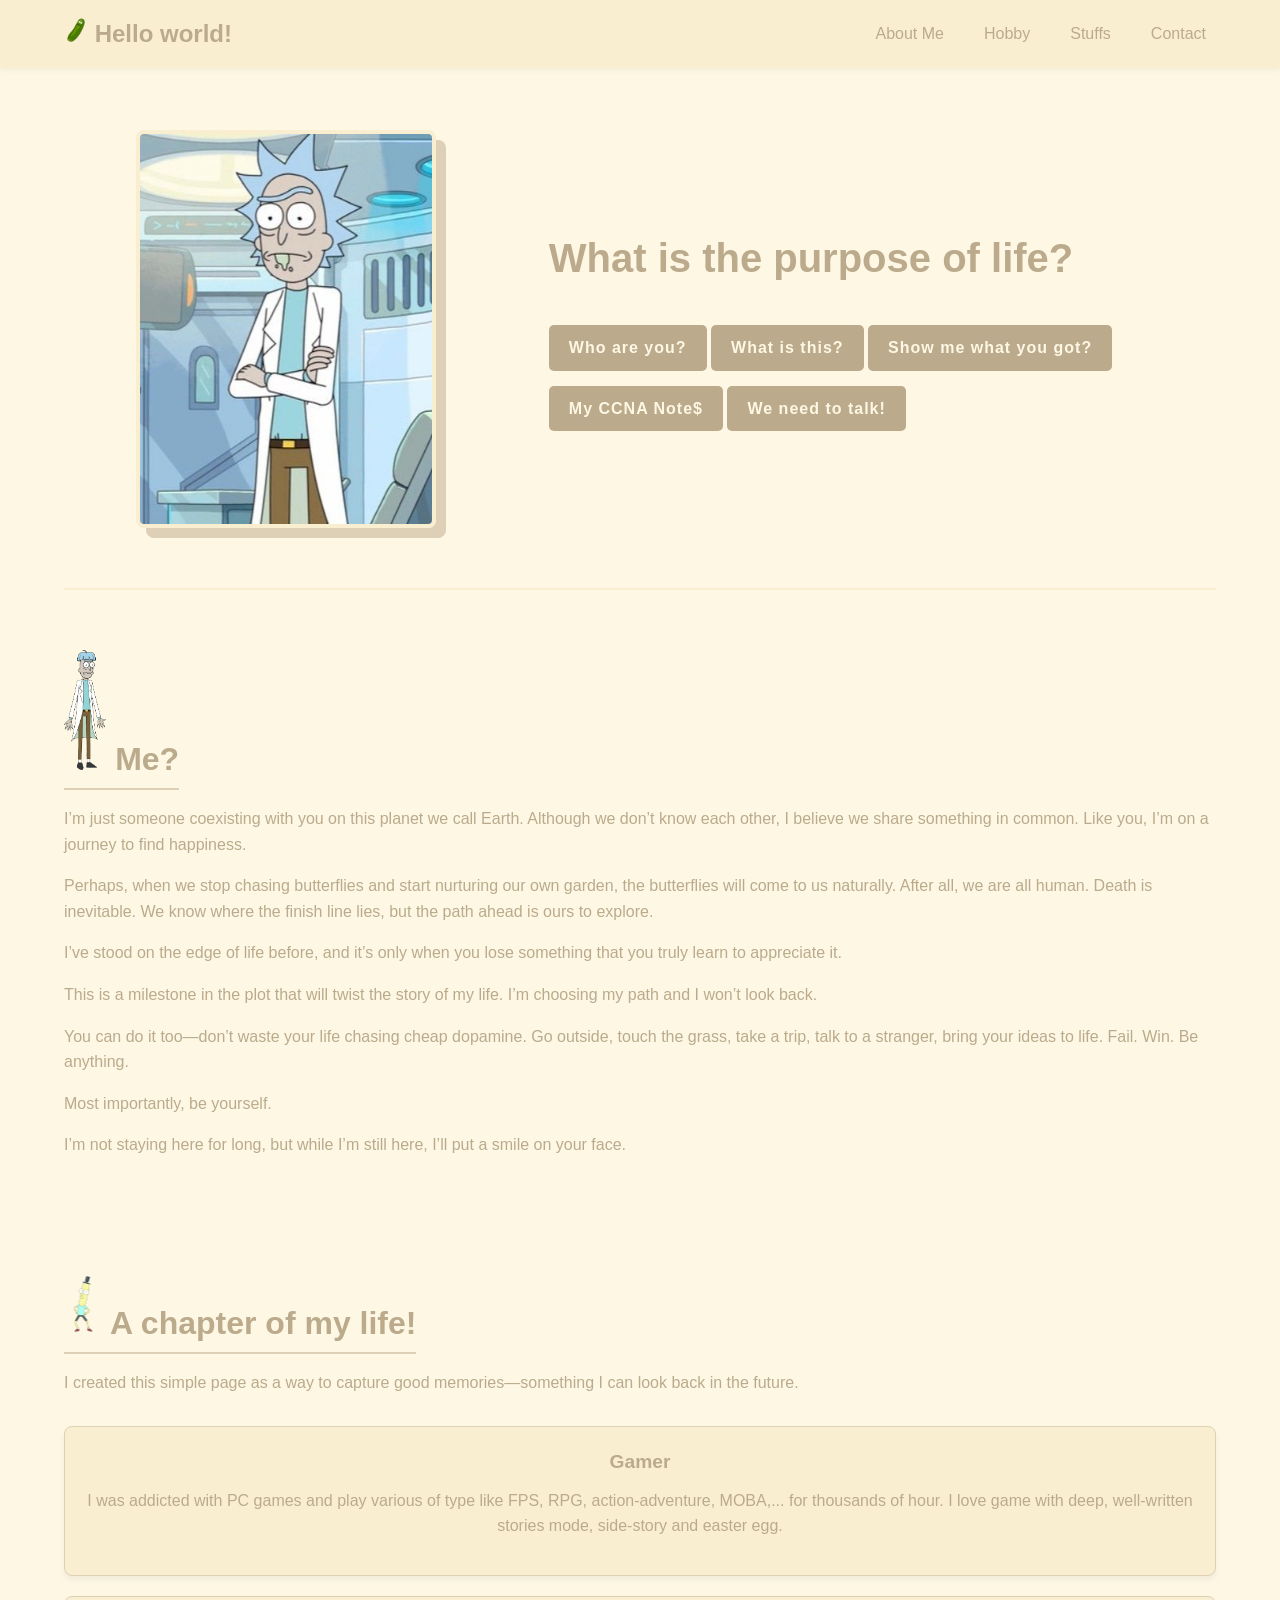
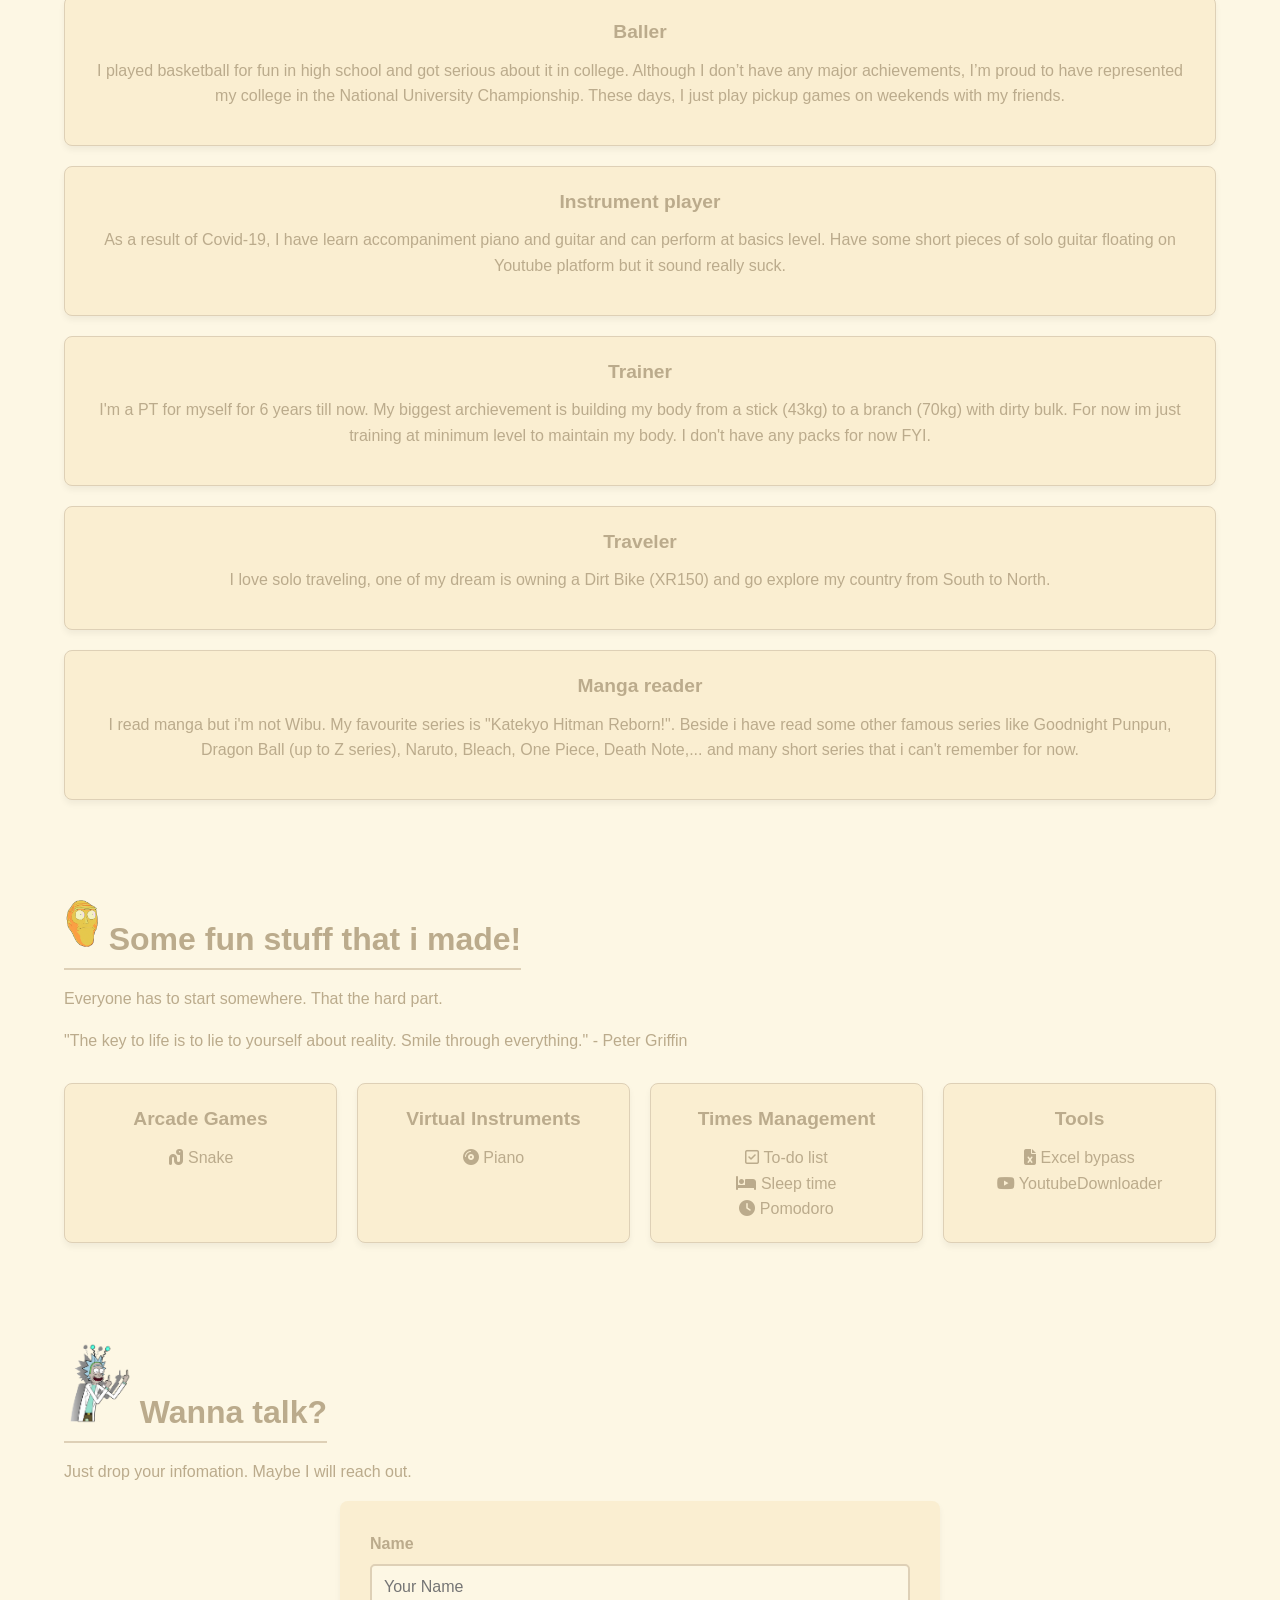
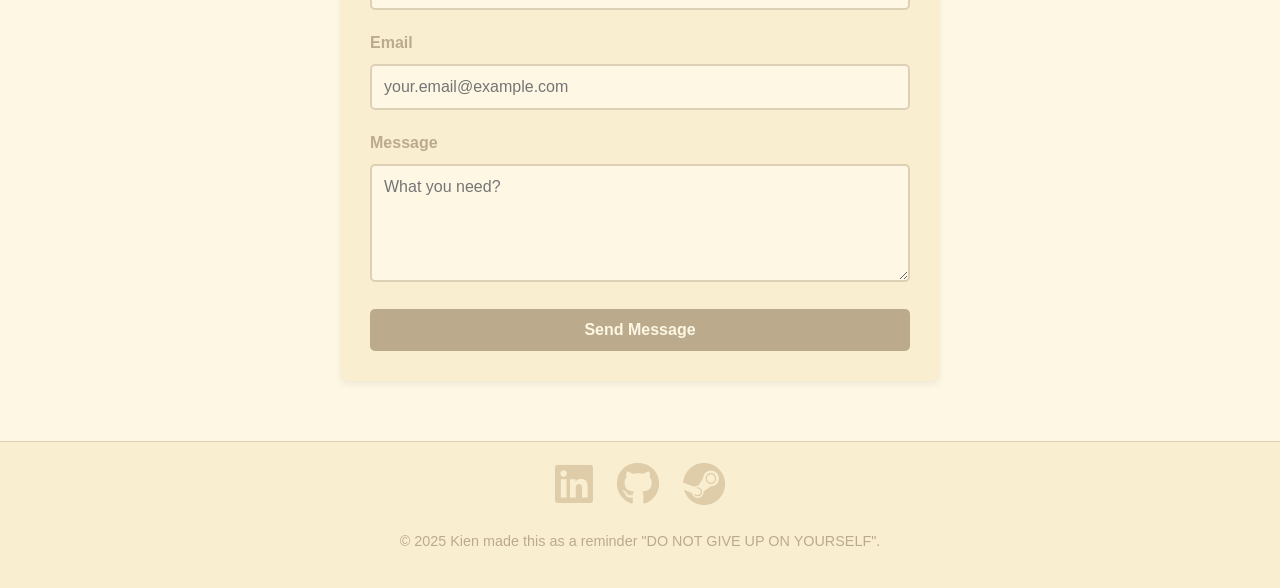
<file: index.html>
<!DOCTYPE html>
<html lang="en">
<head>
    <meta charset="UTF-8">
    <meta name="viewport" content="width=device-width, initial-scale=1.0">
    <title>wubba lubba dub dub</title>
    <link rel="icon" type="image/x-icon" href="Image/favicon.webp" />
    <link rel="stylesheet" href="styles.css">
    <!-- Font Awesome CDN for social icons -->
    <link rel="stylesheet" href="https://cdnjs.cloudflare.com/ajax/libs/font-awesome/6.4.0/css/all.min.css" crossorigin="anonymous" referrerpolicy="no-referrer" />
</head>
<body>

  <header>
    <div class="logo"><img src="Image/favicon5.webp" alt="My Profile Picture"> Hello world!</div>
    

    <nav>
        <ul id="nav-links">
            <li><a href="#about">About Me</a></li>
            <li><a href="#skills">Hobby</a></li>
            <li><a href="#stuffs">Stuffs</a></li>
            <li><a href="#contact">Contact</a></li>
        </ul>
    </nav>
    <div class="hamburger" id="hamburger">
        <div class="bar"></div>
        <div class="bar"></div>
        <div class="bar"></div>
    </div>
  </header>

    <main>
        
        <section id="hero">
            <div class="profile-image">
                <img src="Image/avatar2.jpg" alt="Some random picture" class="default-image">
                <img src="Image/avatar.jpg" alt="Some random picture" class="hover-image">
            </div> 
            <div class="hero-content">
                <h1>What is the purpose of life?</h1>
                <p></p>
                <a href="#about" class="cta-button">Who are you?</a>
                <a href="#skills" class="cta-button">What is this?</a>
                <a href="#stuffs" class="cta-button">Show me what you got?</a>
                <a href="Image/CCNA note.pdf" class="cta-button" target="_blank">My CCNA Note$</a>
                <a href="#contact" class="cta-button">We need to talk!</a>
            </div>
        </section>

        <section id="about">
            <h2><img id="about-img" src="Image/favicon2.webp" alt="My Profile Picture"> Me?</h2>
            <p>I’m just someone coexisting with you on this planet we call Earth. Although we don’t know each other, I believe we share something in common. Like you, I’m on a journey to find happiness.</p>
            <p>Perhaps, when we stop chasing butterflies and start nurturing our own garden, the butterflies will come to us naturally. After all, we are all human. Death is inevitable. We know where the finish line lies, but the path ahead is ours to explore.</p>
            <p>I’ve stood on the edge of life before, and it’s only when you lose something that you truly learn to appreciate it.</p>
            <p>This is a milestone in the plot that will twist the story of my life. I’m choosing my path and I won’t look back.</p>
            <p>You can do it too—don’t waste your life chasing cheap dopamine. Go outside, touch the grass, take a trip, talk to a stranger, bring your ideas to life. Fail. Win. Be anything.</p>
            <p>Most importantly, be yourself.</p>
            <p>I’m not staying here for long, but while I’m still here, I’ll put a smile on your face.</p>
        </section>

        <section id="skills">
            <h2><img id="skill-img" src="Image/favicon6.webp" alt="My Profile Picture"> A chapter of my life!</h2>
            <p>I created this simple page as a way to capture good memories—something I can look back in the future.</p>
            <div class="skills-grid">
                
                <div class="skill-card">
                    <h3>Gamer</h3>
                    <p>I was addicted with PC games and play various of type like FPS, RPG, action-adventure, MOBA,... for thousands of hour. I love game with deep, well-written stories mode, side-story and easter egg.</p>
                </div>

                <div class="skill-card">
                    <h3>Baller</h3>
                    <p>I played basketball for fun in high school and got serious about it in college. Although I don’t have any major achievements, I’m proud to have represented my college in the National University Championship. These days, I just play pickup games on weekends with my friends.</p>
                </div>

                <div class="skill-card">
                    <h3>Instrument player</h3>
                    <p>As a result of Covid-19, I have learn accompaniment piano and guitar and can perform at basics level. Have some short pieces of solo guitar floating on Youtube platform but it sound really suck.</p>
                </div>

                <div class="skill-card">
                    <h3>Trainer</h3>
                    <p>I'm a PT for myself for 6 years till now. My biggest archievement is building my body from a stick (43kg) to a branch (70kg) with dirty bulk. For now im just training at minimum level to maintain my body. I don't have any packs for now FYI.</p>
                </div>
                
                <div class="skill-card">
                    <h3>Traveler</h3>
                    <p>I love solo traveling, one of my dream is owning a Dirt Bike (XR150) and go explore my country from South to North.</p>
                </div>
                
                <div class="skill-card">
                    <h3>Manga reader</h3>
                    <p>I read manga but i'm not Wibu. My favourite series is "Katekyo Hitman Reborn!". Beside i have read some other famous series like Goodnight Punpun, Dragon Ball (up to Z series), Naruto, Bleach, One Piece, Death Note,... and many short series that i can't remember for now.</p>
                </div>
                
                </div>
        </section>

        <section id="stuffs">
            <h2><img id="stuff-img" src="Image/favicon3.webp" alt="My Profile Picture"> Some fun stuff that i made!</h2>
            <p>Everyone has to start somewhere. That the hard part.</p>
            <p>"The key to life is to lie to yourself about reality. Smile through everything." - Peter Griffin</p>
            <div class="stuff-grid">
                <div id="games" class="skill-card"><h3>Arcade Games</h3><a href="game-snake"><i class="fa-solid fa-worm"></i> Snake </a></div>
                <div id="music" class="skill-card"><h3>Virtual Instruments</h3><a href="virtual-piano"><i class="fa-solid fa-compact-disc"></i> Piano</a></div>
                <div id="pomodoro" class="skill-card"><h3>Times Management</h3><a href="to-do-list"><i class="fa-regular fa-square-check"></i> To-do list</a><br><a href="sleep"><i class="fa-solid fa-bed"></i> Sleep time</a><br><a href="pomodoro"><i class="fa-solid fa-clock"></i> Pomodoro</a></div>
                <!--Update later <div id="foodie" class="skill-card"><h3>I'm Hungry</h3></div> -->
                <div id="scripts" class="skill-card"><h3>Tools</h3><a href="https://github.com/kienkid/excel-bypass-script"><i class="fa-solid fa-file-excel"></i> Excel bypass </a><br><a href="https://github.com/kienkid/YoutubeDownloader"><i class="fa-brands fa-youtube"></i> YoutubeDownloader </a></div>
            </div>
        </section>
        

        <section id="contact">
            <h2><img id="contact-img" src="Image/favicon4.webp" alt="My Profile Picture"> Wanna talk?</h2>
            <p>Just drop your infomation. Maybe I will reach out.</p>
            
            <div class="contact-container">
                <form id="contact-form">
                    
                    <div class="form-group">
                        <label for="name">Name</label>
                        <input type="text" id="name" name="name" placeholder="Your Name" required>
                    </div>

                    <div class="form-group">
                        <label for="email">Email</label>
                        <input type="email" id="email" name="email" placeholder="your.email@example.com" required>
                    </div>

                    <div class="form-group">
                        <label for="message">Message</label>
                        <textarea id="message" name="message" rows="5" placeholder="What you need?" required></textarea>
                    </div>

                    <button type="submit" class="submit-btn">Send Message</button>
                </form>
                
                <div id="form-feedback" style="display: none; color: rgb(204, 41, 0); margin-top: 15px;">
                    ~~Sorry~~ This just a fake form as I host this static page on Github Page without server<br>If you really want to contact, my information is down below on the footer.
                </div>
            </div>
        </section>

    </main>

    <footer>
        <div class="social-links">
            <a href="https://www.linkedin.com/in/buitrungkien/" target="_blank" class="fa-brands fa-linkedin"></a>
            <a href="https://github.com/kienkid" target="_blank" class="fa-brands fa-github"></a> 
            <a href="https://steamcommunity.com/id/kid2802" target="_blank" class="fa-brands fa-steam"></a>
        </div>
        <br>
        <p>&copy; 2025 Kien made this as a reminder "DO NOT GIVE UP ON YOURSELF".</p>
    </footer>

    <!-- So you know how to use the Developer mode huh? Well done, i have hide an useful information that will be a reward for you if you can found it somewhere else. Goodluck! -->
    <script src="script.js"></script>
</body>
</html>
</file>
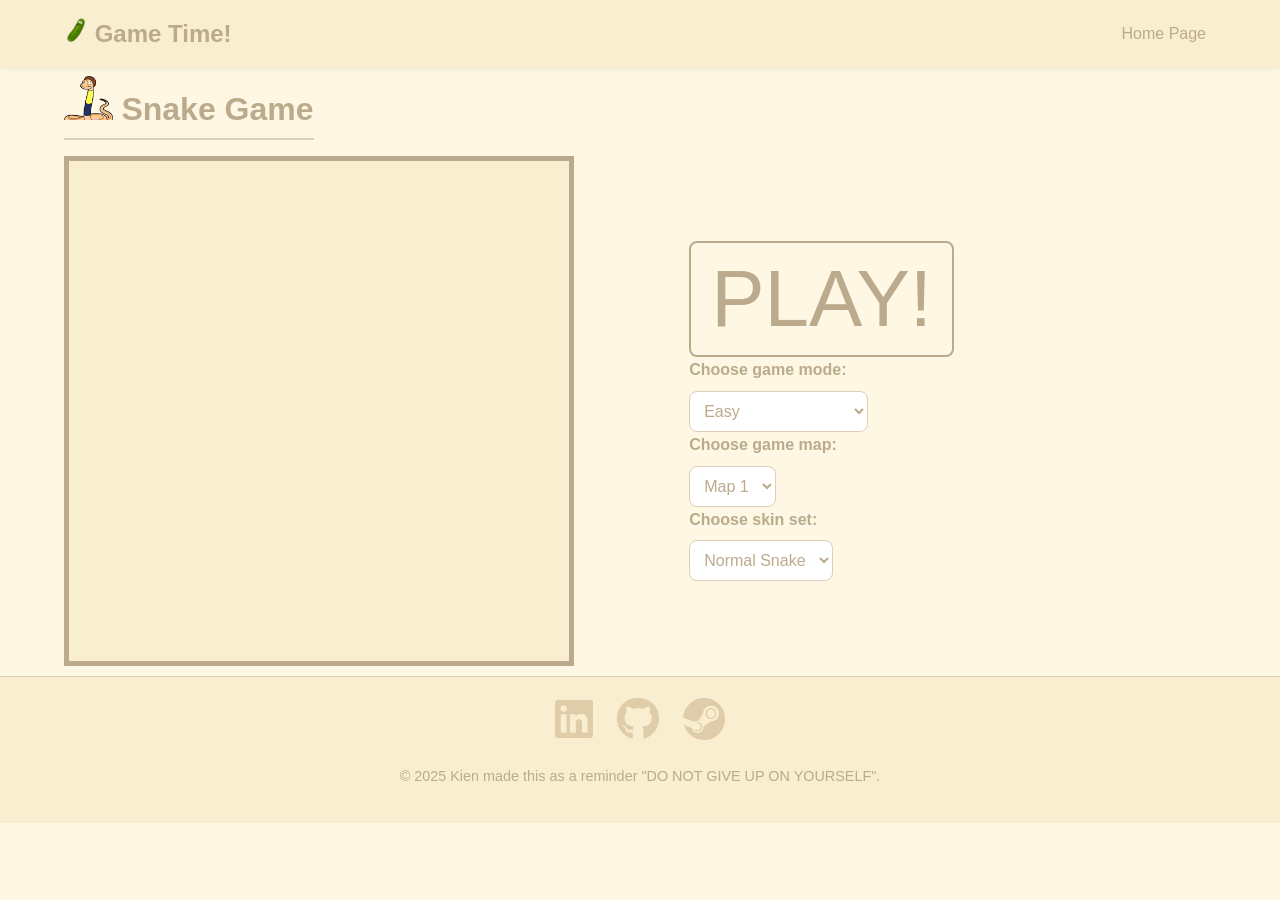
<file: game-snake/index.html>
<!DOCTYPE html>
<html lang="en">
<head>
    <meta charset="UTF-8">
    <meta name="viewport" content="width=device-width, initial-scale=1.0">
    <title>Snake Game</title>
    <link rel="icon" type="image/x-icon" href="../Image/favicon.webp" />
    <link rel="stylesheet" href="../styles.css">
    <!-- Font Awesome CDN for social icons -->
    <link rel="stylesheet" href="https://cdnjs.cloudflare.com/ajax/libs/font-awesome/6.4.0/css/all.min.css" crossorigin="anonymous" referrerpolicy="no-referrer" />
</head>
<body>
    <header>
        <div class="logo"><img src="../Image/favicon5.webp" alt="My Profile Picture"> Game Time!</div>
        

        <nav>
            <ul id="nav-links">
                <li><a href="../index.html">Home Page</a></li>
            </ul>
        </nav>
        <div class="hamburger" id="hamburger">
            <div class="bar"></div>
            <div class="bar"></div>
            <div class="bar"></div>
        </div>
    </header>

    <main>
        <div>
            <h2><img id="stuff-img" src="../Image/favicon7.webp" alt="My Profile Picture"> Snake Game</h2>
        </div>
        <div class="game">
            <canvas class="snake-game" id="snake-game" width="500" height="500"></canvas>
            <div id="option-snake-game">
                <button id="begin-btn">PLAY!</button>
                <h2 id="score-Text"></h2>
                <label for="select-speed">Choose game mode:</label>
                <select class ="snake-select" id="select-speed">
                    <option value="200">Easy</option>
                    <option value="100">Medium</option>
                    <option value="70">Hard</option>
                    <option value="50">Very Hard</option>
                    <option value="30">You must be Flash!</option>
                    <option value="500">Retarded!</option>
                </select>
                <label for="select-level">Choose game map:</label>
                <select class ="snake-select" id="select-level">
                    <option value="1">Map 1</option>
                    <option value="2">Map 2</option>
                    <option value="3">Map 3</option>
                    <option value="4">Map 4</option>
                    <option value="5">Map 5</option>
                </select>
                <label for="select-skin">Choose skin set:</label>
                <select class ="snake-select" id="select-skin">
                    <option value="../Image/snake/1/">Normal Snake</option>
                    <option value="../Image/snake/2/">Ender Dragon</option>
                    <option value="../Image/snake/3/">Dragon Ball</option>
                    <option value="../Image/snake/4/">Train</option>
                    <option value="../Image/snake/5/">PacMan</option>
                </select>
            </div>
        </div>
    </main>

    <footer>
        <div class="social-links">
            <a href="https://www.linkedin.com/in/buitrungkien/" target="_blank" class="fa-brands fa-linkedin"></a>
            <a href="https://github.com/kienkid" target="_blank" class="fa-brands fa-github"></a> 
            <a href="https://steamcommunity.com/id/kid2802" target="_blank" class="fa-brands fa-steam"></a>
        </div>
        <br>
        <p>&copy; 2025 Kien made this as a reminder "DO NOT GIVE UP ON YOURSELF".</p>
    </footer>

    <script src="../script.js"></script>
    <script src="snakes.js"></script>
</body>
</html>
</file>
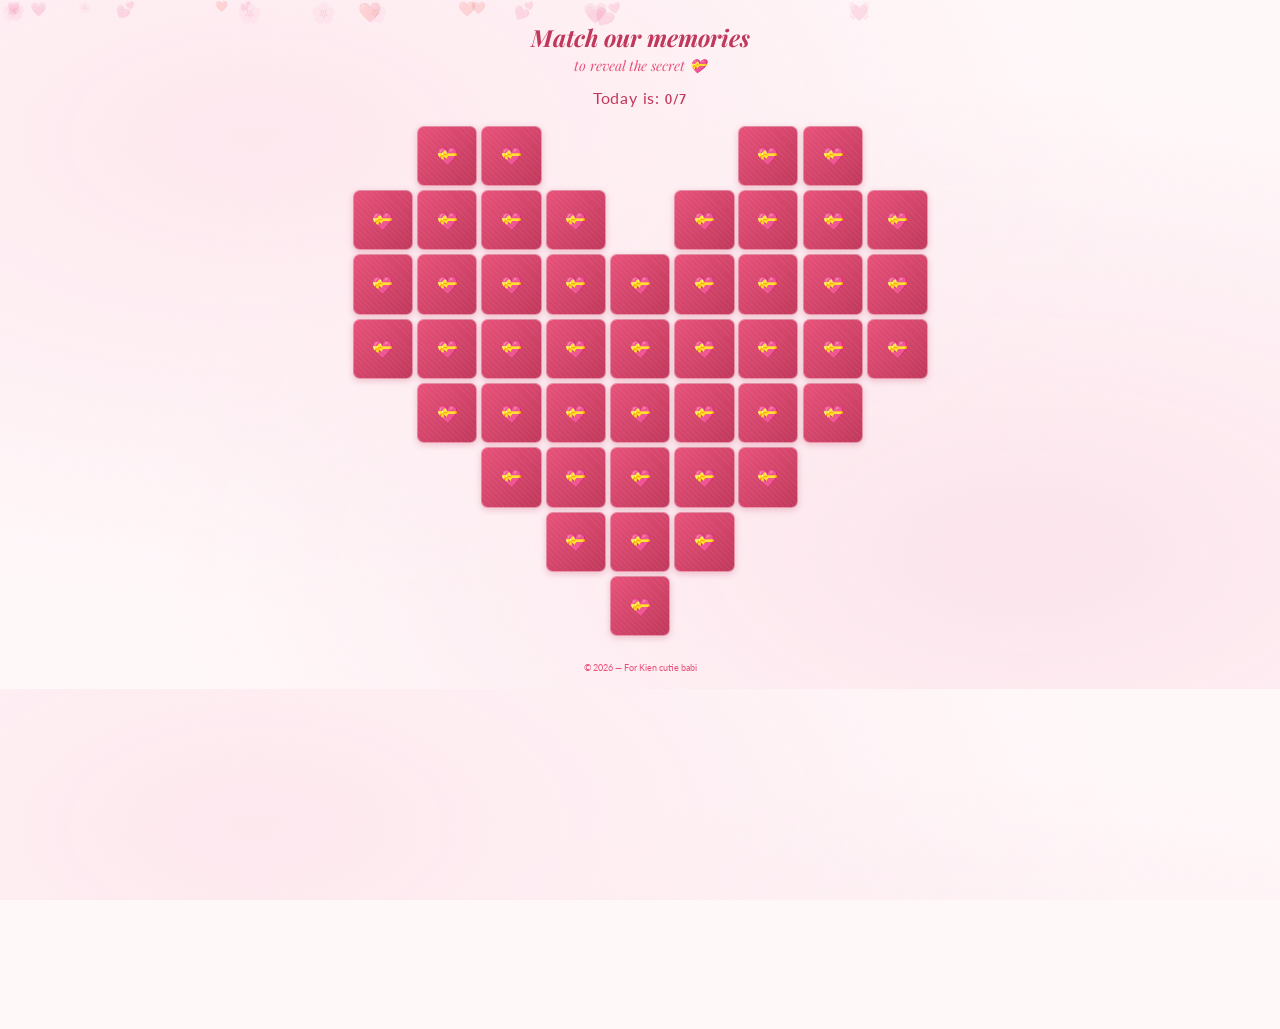
<file: my-love/index.html>
<!DOCTYPE html>
<html lang="en">
  <head>
    <meta charset="UTF-8" />
    <meta name="viewport" content="width=device-width, initial-scale=0.5" />
    <title>Your challenge 💝</title>
    <link rel="icon" type="image/x-icon" href="../Image/favicon.webp">
    <link href="https://fonts.googleapis.com/css2?family=Playfair+Display:ital,wght@0,400;0,700;1,400&family=Lato:wght@300;400&display=swap" rel="stylesheet" />
    <link rel="stylesheet" href="https://cdnjs.cloudflare.com/ajax/libs/font-awesome/6.4.0/css/all.min.css" crossorigin="anonymous" referrerpolicy="no-referrer" />
    <link rel="stylesheet" href="styles.css">
  </head>
  <body>

    <!-- Background floating hearts -->
    <div class="bg-hearts" id="bgHearts"></div>

    <!-- Rotate Prompt (mobile portrait only) -->
    <div id="rotate-prompt">
      <div class="phone-icon"><i class="fa-solid fa-mobile-screen"></i></div>
      <h2>💝 Xoay điện thoại đi iem 💝</h2>
      <div class="dots">
        <span></span><span></span><span></span>
      </div>
    </div>

    <header>
      <h1>Match our memories</h1>
      <p>to reveal the secret 💝</p>
    </header>

    <div class="stats">
      <span>Today is: <strong id="matched">0</strong><strong>/7</strong></span>
    </div>

    <div id="game-board"></div>

    <!-- Proposal Overlay -->
    <div id="proposal">
      <div class="hamster-img">🐶</div>
      <h2>Happy anniversary 💕</h2>
      <p>You've matched all our memories... now make one more with me?</p>
      <div class="proposal-btns" id="proposalBtns">
        <button class="btn-yes" onclick="accept()">Yes! 💖</button>
        <button class="btn-no" id="noBtn" onmouseover="moveNo()" onclick="moveNo()">No</button>
      </div>
    </div>

    <!-- Accepted Screen -->
    <div id="accepted-screen">
      <canvas id="fireworks-canvas"></canvas>
      <div class="big-heart">❤️</div>
      <h2>I know you gonna say yes!! 🎉</h2>
      <p>Neyuh just made me the happiest person alive! 💕</p>
      <p>I love you so much !!!</p>
      <a href="../anniversary-1/">Click here to see your prize for winning our memories</a>
    </div>

    <footer>
      <a>© 2026 — For Kien cutie babi</a>
    </footer>

    <script src="script.js"></script>
  </body>
</html>
</file>
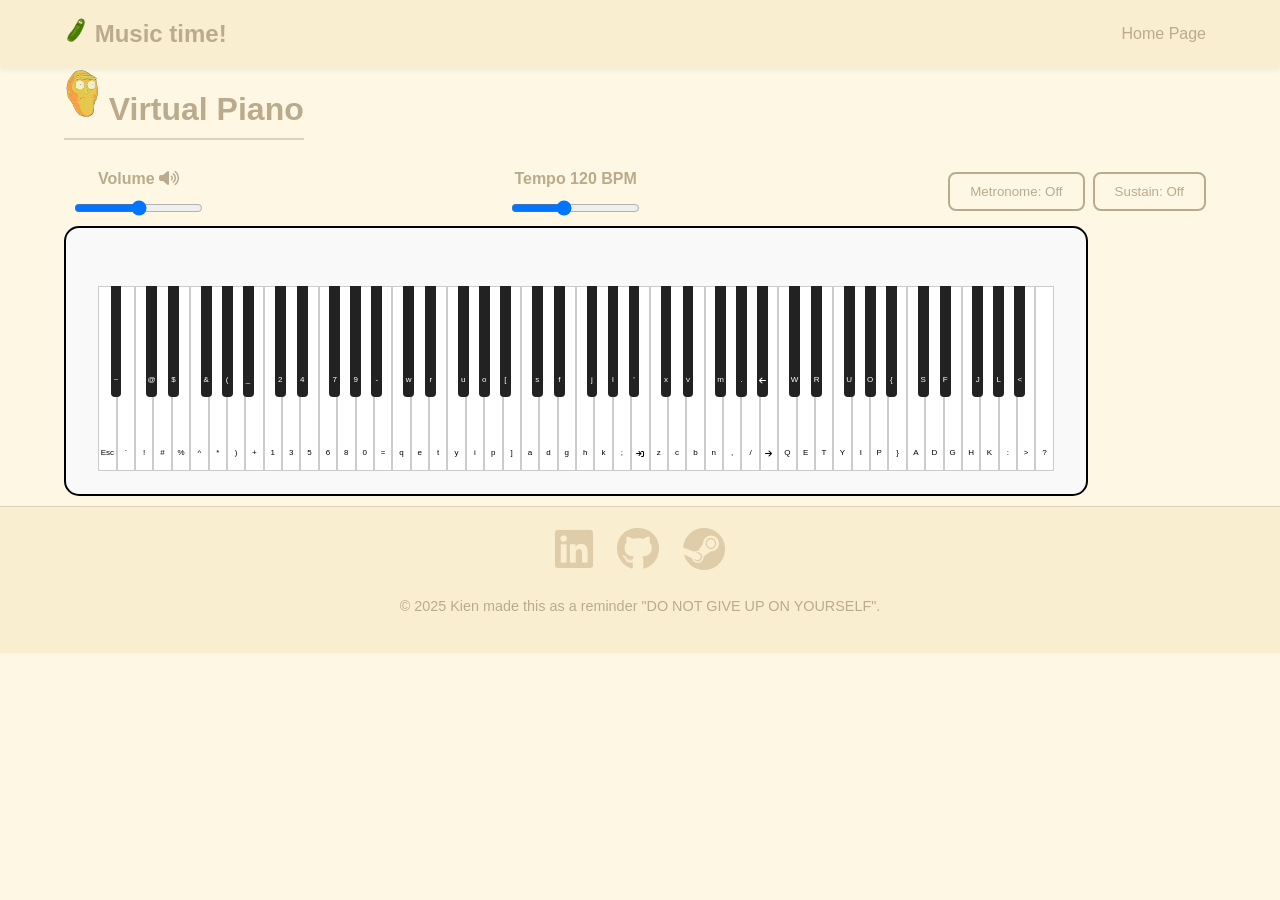
<file: virtual-piano/index.html>
<!DOCTYPE html>
<html lang="en">
    <head>
        <meta charset="UTF-8">
        <meta name="viewport" content="width=device-width, initial-scale=1.0">
        <title>Virtual Piano</title>
        <link rel="icon" type="image/x-icon" href="../Image/favicon.webp" />
        <link rel="stylesheet" href="../styles.css">
        <!-- Font Awesome CDN for social icons -->
        <link rel="stylesheet" href="https://cdnjs.cloudflare.com/ajax/libs/font-awesome/6.4.0/css/all.min.css" crossorigin="anonymous" referrerpolicy="no-referrer" />
    </head>

    <body>
        <header>
            <div class="logo"><img src="../Image/favicon5.webp" alt="My Profile Picture"> Music time!</div>
            <nav>
                <ul id="nav-links">
                    <li><a href="../index.html">Home Page</a></li>
                </ul>
            </nav>
            <div class="hamburger" id="hamburger">
                <div class="bar"></div>
                <div class="bar"></div>
                <div class="bar"></div>
            </div>
        </header>

        <main>
            <div>
                <h2><img id="stuff-img" src="../Image/favicon3.webp" alt="My Profile Picture"> Virtual Piano</h2>
            </div>
            <div class="piano-controls">
            <div class="control">
                <label for="volume">Volume <i class="fa-solid fa-volume-high"></i></label>
                <input id="volume" type="range" min="0" max="1" step="0.01" value="0.5" />
            </div>

            <div class="control">
                <label for="tempo">Tempo <span id="tempoVal">120</span> BPM</label>
                <input id="tempo" type="range" min="40" max="240" step="1" value="120" />
            </div>

            <div class="control-buttons">
                <button id="metronomeToggle" aria-pressed="false" title="Toggle metronome">Metronome: Off</button>
                <button id="sustainToggle" aria-pressed="false" title="Toggle sustain">Sustain: Off</button>
            </div>
            </div>

            <div class="piano-wrap">
                <div class="first-3-key" aria-label="Virtual piano" role="application">
                    <div class="first-3-key-detail">     
                            <div class="key white a" id="A0" keyboard-key="Escape" ><p class="piano-text">Esc</p><audio controls style="display:none"><source src="../Assets/A0.ogg" type="audio/ogg"></audio></div>
                            <div class="key black a_sharp" id="A#0" keyboard-key="~" ><p class="piano-text">~</p><audio controls style="display:none"><source src="../Assets/Asharp0.ogg" type="audio/ogg"></audio></div>
                            <div class="key white b" id="B0" keyboard-key="`" ><p class="piano-text">`</p><audio controls style="display:none"><source src="../Assets/B0.ogg" type="audio/ogg"></audio></div>
                    </div>  
                </div>
                <div class="octave" aria-label="Virtual piano" role="application">
                    <div class="octave-first">
                        <div class="key white c" id="C1" keyboard-key="!" ><p class="piano-text">!</p><audio controls style="display:none"><source src="../Assets/C1.ogg" type="audio/ogg"></audio></div>
                        <div class="key black c_sharp" id="C#1" keyboard-key="@" ><p class="piano-text">@</p><audio controls style="display:none"><source src="../Assets/Csharp1.ogg" type="audio/ogg"></audio></div>
                        <div class="key white d" id="D1" keyboard-key="#" ><p class="piano-text">#</p><audio controls style="display:none"><source src="../Assets/D1.ogg" type="audio/ogg"></audio></div>
                        <div class="key black d_sharp" id="D#1" keyboard-key="$" ><p class="piano-text">$</p><audio controls style="display:none"><source src="../Assets/Dsharp1.ogg" type="audio/ogg"></audio></div>
                        <div class="key white e" id="E1" keyboard-key="%" ><p class="piano-text">%</p><audio controls style="display:none"><source src="../Assets/E1.ogg" type="audio/ogg"></audio></div>
                    </div>
                    <div class="octave-second">
                        <div class="key white f" id="F1" keyboard-key="^" ><p class="piano-text">^</p><audio controls style="display:none"><source src="../Assets/F1.ogg" type="audio/ogg"></audio></div>
                        <div class="key black f_sharp" id="F#1" keyboard-key="&" ><p class="piano-text">&</p><audio controls style="display:none"><source src="../Assets/Fsharp1.ogg" type="audio/ogg"></audio></div>
                        <div class="key white g" id="G1" keyboard-key="*" ><p class="piano-text">*</p><audio controls style="display:none"><source src="../Assets/G1.ogg" type="audio/ogg"></audio></div>
                        <div class="key black g_sharp" id="G#1" keyboard-key="(" ><p class="piano-text">(</p><audio controls style="display:none"><source src="../Assets/Gsharp1.ogg" type="audio/ogg"></audio></div>
                        <div class="key white a" id="A1" keyboard-key=")" ><p class="piano-text">)</p><audio controls style="display:none"><source src="../Assets/A1.ogg" type="audio/ogg"></audio></div>
                        <div class="key black a_sharp" id="A#1" keyboard-key="_" ><p class="piano-text">_</p><audio controls style="display:none"><source src="../Assets/Asharp1.ogg" type="audio/ogg"></audio></div>
                        <div class="key white b" id="B1" keyboard-key="+" ><p class="piano-text">+</p><audio controls style="display:none"><source src="../Assets/B1.ogg" type="audio/ogg"></audio></div>
                    </div>
                </div>
                <div class="octave" aria-label="Virtual piano" role="application">
                    <div class="octave-first">
                        <div class="key white c" id="C2" keyboard-key="1" ><p class="piano-text">1</p><audio controls style="display:none"><source src="../Assets/C2.ogg" type="audio/ogg"></audio></div>
                        <div class="key black c_sharp" id="C#2" keyboard-key="2" ><p class="piano-text">2</p><audio controls style="display:none"><source src="../Assets/Csharp2.ogg" type="audio/ogg"></audio></div>
                        <div class="key white d" id="D2" keyboard-key="3" ><p class="piano-text">3</p><audio controls style="display:none"><source src="../Assets/D2.ogg" type="audio/ogg"></audio></div>
                        <div class="key black d_sharp" id="D#2" keyboard-key="4" ><p class="piano-text">4</p><audio controls style="display:none"><source src="../Assets/Dsharp2.ogg" type="audio/ogg"></audio></div>
                        <div class="key white e" id="E2" keyboard-key="5" ><p class="piano-text">5</p><audio controls style="display:none"><source src="../Assets/E2.ogg" type="audio/ogg"></audio></div>
                    </div>
                    <div class="octave-second">
                        <div class="key white f" id="F2" keyboard-key="6" ><p class="piano-text">6</p><audio controls style="display:none"><source src="../Assets/F2.ogg" type="audio/ogg"></audio></div>
                        <div class="key black f_sharp" id="F#2" keyboard-key="7" ><p class="piano-text">7</p><audio controls style="display:none"><source src="../Assets/Fsharp2.ogg" type="audio/ogg"></audio></div>
                        <div class="key white g" id="G2" keyboard-key="8" ><p class="piano-text">8</p><audio controls style="display:none"><source src="../Assets/G2.ogg" type="audio/ogg"></audio></div>
                        <div class="key black g_sharp" id="G#2" keyboard-key="9" ><p class="piano-text">9</p><audio controls style="display:none"><source src="../Assets/Gsharp2.ogg" type="audio/ogg"></audio></div>
                        <div class="key white a" id="A2" keyboard-key="0" ><p class="piano-text">0</p><audio controls style="display:none"><source src="../Assets/A2.ogg" type="audio/ogg"></audio></div>
                        <div class="key black a_sharp" id="A#2" keyboard-key="-" ><p class="piano-text">-</p><audio controls style="display:none"><source src="../Assets/Asharp2.ogg" type="audio/ogg"></audio></div>
                        <div class="key white b" id="B2" keyboard-key="=" ><p class="piano-text">=</p><audio controls style="display:none"><source src="../Assets/B2.ogg" type="audio/ogg"></audio></div>
                    </div>
                </div>
                <div class="octave" aria-label="Virtual piano" role="application">
                    <div class="octave-first">
                        <div class="key white c" id="C3" keyboard-key="q" ><p class="piano-text">q</p><audio controls style="display:none"><source src="../Assets/C3.ogg" type="audio/ogg"></audio></div>
                        <div class="key black c_sharp" id="C#3" keyboard-key="w" ><p class="piano-text">w</p><audio controls style="display:none"><source src="../Assets/Csharp3.ogg" type="audio/ogg"></audio></div>
                        <div class="key white d" id="D3" keyboard-key="e" ><p class="piano-text">e</p><audio controls style="display:none"><source src="../Assets/D3.ogg" type="audio/ogg"></audio></div>
                        <div class="key black d_sharp" id="D#3" keyboard-key="r" ><p class="piano-text">r</p><audio controls style="display:none"><source src="../Assets/Dsharp3.ogg" type="audio/ogg"></audio></div>
                        <div class="key white e" id="E3" keyboard-key="t" ><p class="piano-text">t</p><audio controls style="display:none"><source src="../Assets/E3.ogg" type="audio/ogg"></audio></div>
                    </div>
                    <div class="octave-second">
                        <div class="key white f" id="F3" keyboard-key="y" ><p class="piano-text">y</p><audio controls style="display:none"><source src="../Assets/F3.ogg" type="audio/ogg"></audio></div>
                        <div class="key black f_sharp" id="F#3" keyboard-key="u" ><p class="piano-text">u</p><audio controls style="display:none"><source src="../Assets/Fsharp3.ogg" type="audio/ogg"></audio></div>
                        <div class="key white g" id="G3" keyboard-key="i" ><p class="piano-text">i</p><audio controls style="display:none"><source src="../Assets/G3.ogg" type="audio/ogg"></audio></div>
                        <div class="key black g_sharp" id="G#3" keyboard-key="o" ><p class="piano-text">o</p><audio controls style="display:none"><source src="../Assets/Gsharp3.ogg" type="audio/ogg"></audio></div>
                        <div class="key white a" id="A3" keyboard-key="p" ><p class="piano-text">p</p><audio controls style="display:none"><source src="../Assets/A3.ogg" type="audio/ogg"></audio></div>
                        <div class="key black a_sharp" id="A#3" keyboard-key="[" ><p class="piano-text">[</p><audio controls style="display:none"><source src="../Assets/Asharp3.ogg" type="audio/ogg"></audio></div>
                        <div class="key white b" id="B3" keyboard-key="]" ><p class="piano-text">]</p><audio controls style="display:none"><source src="../Assets/B3.ogg" type="audio/ogg"></audio></div>
                    </div>
                </div>
                <div class="octave" aria-label="Virtual piano" role="application">
                    <div class="octave-first">
                        <div class="key white c" id="C4" keyboard-key="a" ><p class="piano-text">a</p><audio controls style="display:none"><source src="../Assets/C4.ogg" type="audio/ogg"></audio></div>
                        <div class="key black c_sharp" id="C#4" keyboard-key="s" ><p class="piano-text">s</p><audio controls style="display:none"><source src="../Assets/Csharp4.ogg" type="audio/ogg"></audio></div>
                        <div class="key white d" id="D4" keyboard-key="d" ><p class="piano-text">d</p><audio controls style="display:none"><source src="../Assets/D4.ogg" type="audio/ogg"></audio></div>
                        <div class="key black d_sharp" id="D#4" keyboard-key="f" ><p class="piano-text">f</p><audio controls style="display:none"><source src="../Assets/Dsharp4.ogg" type="audio/ogg"></audio></div>
                        <div class="key white e" id="E4" keyboard-key="g" ><p class="piano-text">g</p><audio controls style="display:none"><source src="../Assets/E4.ogg" type="audio/ogg"></audio></div>
                    </div>
                    <div class="octave-second">
                        <div class="key white f" id="F4" keyboard-key="h" ><p class="piano-text">h</p><audio controls style="display:none"><source src="../Assets/F4.ogg" type="audio/ogg"></audio></div>
                        <div class="key black f_sharp" id="F#4" keyboard-key="j" ><p class="piano-text">j</p><audio controls style="display:none"><source src="../Assets/Fsharp4.ogg" type="audio/ogg"></audio></div>
                        <div class="key white g" id="G4" keyboard-key="k" ><p class="piano-text">k</p><audio controls style="display:none"><source src="../Assets/G4.ogg" type="audio/ogg"></audio></div>
                        <div class="key black g_sharp" id="G#4" keyboard-key="l" ><p class="piano-text">l</p><audio controls style="display:none"><source src="../Assets/Gsharp4.ogg" type="audio/ogg"></audio></div>
                        <div class="key white a" id="A4" keyboard-key=";" ><p class="piano-text">;</p><audio controls style="display:none"><source src="../Assets/A4.ogg" type="audio/ogg"></audio></div>
                        <div class="key black a_sharp" id="A#4" keyboard-key="'" ><p class="piano-text">'</p><audio controls style="display:none"><source src="../Assets/Asharp4.ogg" type="audio/ogg"></audio></div>
                        <div class="key white b" id="B4" keyboard-key="Enter" ><p class="fa-solid fa-arrow-right-to-bracket piano-text"></p><audio controls style="display:none"><source src="../Assets/B4.ogg" type="audio/ogg"></audio></div>
                    </div>
                </div>
                <div class="octave" aria-label="Virtual piano" role="application">
                    <div class="octave-first">
                        <div class="key white c" id="C5" keyboard-key="z" ><p class="piano-text">z</p><audio controls style="display:none"><source src="../Assets/C5.ogg" type="audio/ogg"></audio></div>
                        <div class="key black c_sharp" id="C#5" keyboard-key="x" ><p class="piano-text">x</p><audio controls style="display:none"><source src="../Assets/Csharp5.ogg" type="audio/ogg"></audio></div>
                        <div class="key white d" id="D5" keyboard-key="c" ><p class="piano-text">c</p><audio controls style="display:none"><source src="../Assets/D5.ogg" type="audio/ogg"></audio></div>
                        <div class="key black d_sharp" id="D#5" keyboard-key="v" ><p class="piano-text">v</p><audio controls style="display:none"><source src="../Assets/Dsharp5.ogg" type="audio/ogg"></audio></div>
                        <div class="key white e" id="E5" keyboard-key="b" ><p class="piano-text">b</p><audio controls style="display:none"><source src="../Assets/E5.ogg" type="audio/ogg"></audio></div>
                    </div>
                    <div class="octave-second">
                        <div class="key white f" id="F5" keyboard-key="n" ><p class="piano-text">n</p><audio controls style="display:none"><source src="../Assets/F5.ogg" type="audio/ogg"></audio></div>
                        <div class="key black f_sharp" id="F#5" keyboard-key="m" ><p class="piano-text">m</p><audio controls style="display:none"><source src="../Assets/Fsharp5.ogg" type="audio/ogg"></audio></div>
                        <div class="key white g" id="G5" keyboard-key="," ><p class="piano-text">,</p><audio controls style="display:none"><source src="../Assets/G5.ogg" type="audio/ogg"></audio></div>
                        <div class="key black g_sharp" id="G#5" keyboard-key="." ><p class="piano-text">.</p><audio controls style="display:none"><source src="../Assets/Gsharp5.ogg" type="audio/ogg"></audio></div>
                        <div class="key white a" id="A5" keyboard-key="/" ><p class="piano-text">/</p><audio controls style="display:none"><source src="../Assets/A5.ogg" type="audio/ogg"></audio></div>
                        <div class="key black a_sharp" id="A#5" keyboard-key="ArrowLeft" ><p class="fa-solid fa-arrow-left piano-text"></p><audio controls style="display:none"><source src="../Assets/Asharp5.ogg" type="audio/ogg"></audio></div>
                        <div class="key white b" id="B5" keyboard-key="ArrowRight" ><p class="fa-solid fa-arrow-right piano-text"></p><audio controls style="display:none"><source src="../Assets/B5.ogg" type="audio/ogg"></audio></div>
                    </div>
                </div>
                <div class="octave" aria-label="Virtual piano" role="application">
                    <div class="octave-first">
                        <div class="key white c" id="C6" keyboard-key="Q" ><p class="piano-text">Q</p><audio controls style="display:none"><source src="../Assets/C6.ogg" type="audio/ogg"></audio></div>
                        <div class="key black c_sharp" id="C#6" keyboard-key="W" ><p class="piano-text">W</p><audio controls style="display:none"><source src="../Assets/Csharp6.ogg" type="audio/ogg"></audio></div>
                        <div class="key white d" id="D6" keyboard-key="E" ><p class="piano-text">E</p><audio controls style="display:none"><source src="../Assets/D6.ogg" type="audio/ogg"></audio></div>
                        <div class="key black d_sharp" id="D#6" keyboard-key="R" ><p class="piano-text">R</p><audio controls style="display:none"><source src="../Assets/Dsharp6.ogg" type="audio/ogg"></audio></div>
                        <div class="key white e" id="E6" keyboard-key="T" ><p class="piano-text">T</p><audio controls style="display:none"><source src="../Assets/E6.ogg" type="audio/ogg"></audio></div>
                    </div>
                    <div class="octave-second">
                        <div class="key white f" id="F6" keyboard-key="Y" ><p class="piano-text">Y</p><audio controls style="display:none"><source src="../Assets/F6.ogg" type="audio/ogg"></audio></div>
                        <div class="key black f_sharp" id="F#6" keyboard-key="U" ><p class="piano-text">U</p><audio controls style="display:none"><source src="../Assets/Fsharp6.ogg" type="audio/ogg"></audio></div>
                        <div class="key white g" id="G6" keyboard-key="I" ><p class="piano-text">I</p><audio controls style="display:none"><source src="../Assets/G6.ogg" type="audio/ogg"></audio></div>
                        <div class="key black g_sharp" id="G#6" keyboard-key="O" ><p class="piano-text">O</p><audio controls style="display:none"><source src="../Assets/Gsharp6.ogg" type="audio/ogg"></audio></div>
                        <div class="key white a" id="A6" keyboard-key="P" ><p class="piano-text">P</p><audio controls style="display:none"><source src="../Assets/A6.ogg" type="audio/ogg"></audio></div>
                        <div class="key black a_sharp" id="A#6" keyboard-key="{" ><p class="piano-text">{</p><audio controls style="display:none"><source src="../Assets/Asharp6.ogg" type="audio/ogg"></audio></div>
                        <div class="key white b" id="B6" keyboard-key="}" ><p class="piano-text">}</p><audio controls style="display:none"><source src="../Assets/B6.ogg" type="audio/ogg"></audio></div>
                    </div>
                </div>
                <div class="octave" aria-label="Virtual piano" role="application">
                    <div class="octave-first">
                        <div class="key white c" id="C7" keyboard-key="A" ><p class="piano-text">A</p><audio controls style="display:none"><source src="../Assets/C7.ogg" type="audio/ogg"></audio></div>
                        <div class="key black c_sharp" id="C#7" keyboard-key="S" ><p class="piano-text">S</p><audio controls style="display:none"><source src="../Assets/Csharp7.ogg" type="audio/ogg"></audio></div>
                        <div class="key white d" id="D7" keyboard-key="D" ><p class="piano-text">D</p><audio controls style="display:none"><source src="../Assets/D7.ogg" type="audio/ogg"></audio></div>
                        <div class="key black d_sharp" id="D#7" keyboard-key="F" ><p class="piano-text">F</p><audio controls style="display:none"><source src="../Assets/Dsharp7.ogg" type="audio/ogg"></audio></div>
                        <div class="key white e" id="E7" keyboard-key="G" ><p class="piano-text">G</p><audio controls style="display:none"><source src="../Assets/E7.ogg" type="audio/ogg"></audio></div>
                    </div>
                    <div class="octave-second">
                        <div class="key white f" id="F7" keyboard-key="H" ><p class="piano-text">H</p><audio controls style="display:none"><source src="../Assets/F7.ogg" type="audio/ogg"></audio></div>
                        <div class="key black f_sharp" id="F#7" keyboard-key="J" ><p class="piano-text">J</p><audio controls style="display:none"><source src="../Assets/Fsharp7.ogg" type="audio/ogg"></audio></div>
                        <div class="key white g" id="G7" keyboard-key="K" ><p class="piano-text">K</p><audio controls style="display:none"><source src="../Assets/G7.ogg" type="audio/ogg"></audio></div>
                        <div class="key black g_sharp" id="G#7" keyboard-key="L" ><p class="piano-text">L</p><audio controls style="display:none"><source src="../Assets/Gsharp7.ogg" type="audio/ogg"></audio></div>
                        <div class="key white a" id="A7" keyboard-key=":" ><p class="piano-text">:</p><audio controls style="display:none"><source src="../Assets/A7.ogg" type="audio/ogg"></audio></div>
                        <div class="key black a_sharp" id="A#7" keyboard-key="<" ><p class="piano-text"><</p><audio controls style="display:none"><source src="../Assets/Asharp7.ogg" type="audio/ogg"></audio></div>
                        <div class="key white b" id="B7" keyboard-key=">" ><p class="piano-text">></p><audio controls style="display:none"><source src="../Assets/B7.ogg" type="audio/ogg"></audio></div>
                    </div>
                </div>
                <div class="last-key" aria-label="Virtual piano" role="application">
                        <div class="key white c" id="C8" keyboard-key="?" ><p class="piano-text">?</p><audio controls style="display:none"><source src="../Assets/C8.ogg" type="audio/ogg"></audio><!-- Well done! This is the reward prophecy for you: Stack gold for now before too late, im from 2050 and now the whole world monetary is gold!!! --></div>
                </div>                
            </div>
        </main>

        <footer>
        <div class="social-links">
            <a href="https://www.linkedin.com/in/buitrungkien/" target="_blank" class="fa-brands fa-linkedin"></a>
            <a href="https://github.com/kienkid" target="_blank" class="fa-brands fa-github"></a> 
            <a href="https://steamcommunity.com/id/kid2802" target="_blank" class="fa-brands fa-steam"></a>
        </div>
        <br>
        <p>&copy; 2025 Kien made this as a reminder "DO NOT GIVE UP ON YOURSELF".</p>
        </footer>
        <script src="../script.js"></script>
        <script src="piano.js"></script>
    </body>
</html>
</file>
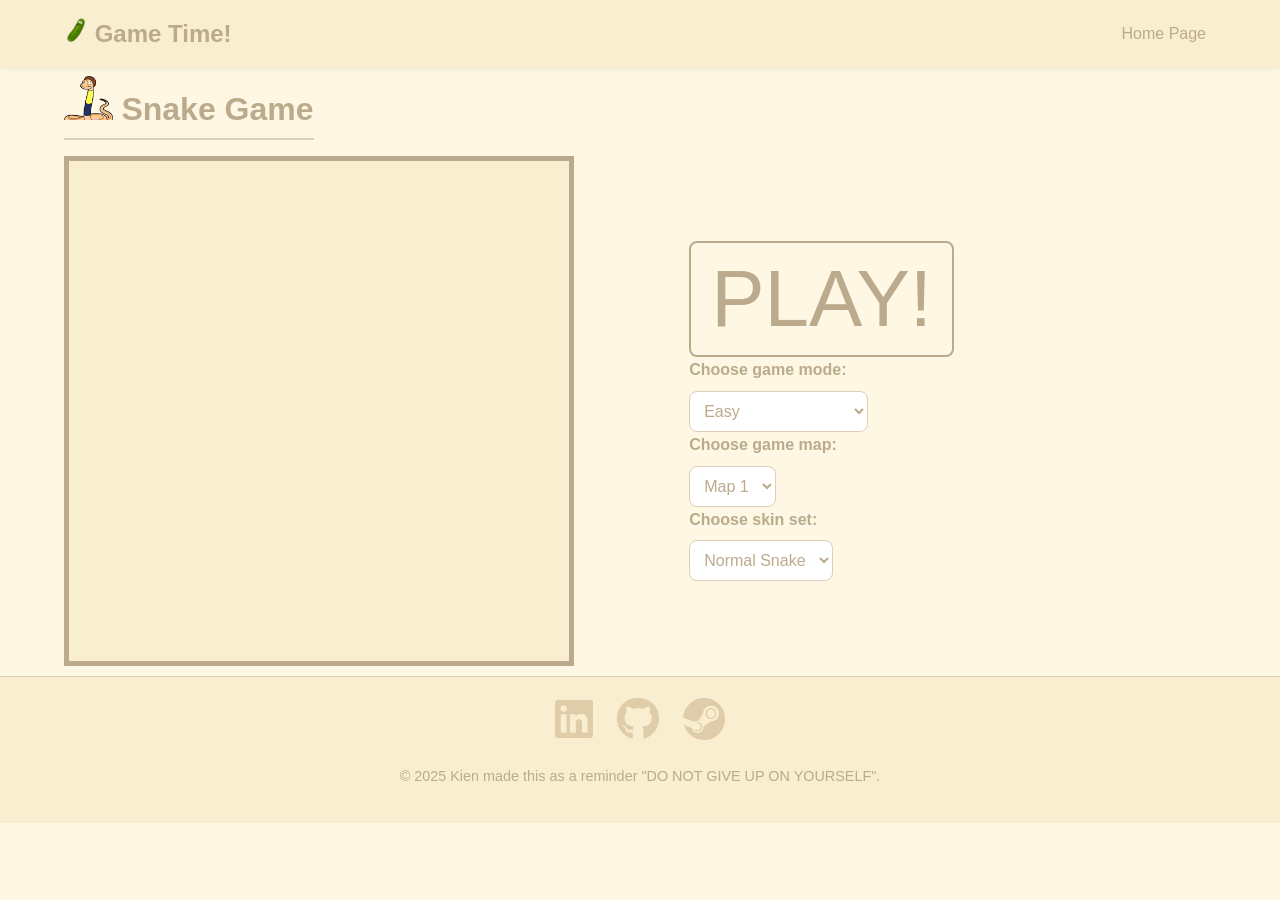
<file: game-snake.html>
<!DOCTYPE html>
<html lang="en">
<head>
    <meta charset="UTF-8">
    <meta name="viewport" content="width=device-width, initial-scale=1.0">
    <title>Snake Game</title>
    <link rel="icon" type="image/x-icon" href="Image/favicon.webp" />
    <link rel="stylesheet" href="styles.css">
    <!-- Font Awesome CDN for social icons -->
    <link rel="stylesheet" href="https://cdnjs.cloudflare.com/ajax/libs/font-awesome/6.4.0/css/all.min.css" crossorigin="anonymous" referrerpolicy="no-referrer" />
</head>
<body>
    <header>
        <div class="logo"><img src="Image/favicon5.webp" alt="My Profile Picture"> Game Time!</div>
        

        <nav>
            <ul id="nav-links">
                <li><a href="index.html">Home Page</a></li>
            </ul>
        </nav>
        <div class="hamburger" id="hamburger">
            <div class="bar"></div>
            <div class="bar"></div>
            <div class="bar"></div>
        </div>
    </header>

    <main>
        <div>
            <h2><img id="stuff-img" src="Image/favicon7.webp" alt="My Profile Picture"> Snake Game</h2>
        </div>
        <div class="game">
            <canvas class="snake-game" id="snake-game" width="500" height="500"></canvas>
            <div id="option-snake-game">
                <button id="begin-btn">PLAY!</button>
                <h2 id="score-Text"></h2>
                <label for="select-speed">Choose game mode:</label>
                <select class ="snake-select" id="select-speed">
                    <option value="200">Easy</option>
                    <option value="100">Medium</option>
                    <option value="70">Hard</option>
                    <option value="50">Very Hard</option>
                    <option value="30">You must be Flash!</option>
                    <option value="500">Retarded!</option>
                </select>
                <label for="select-level">Choose game map:</label>
                <select class ="snake-select" id="select-level">
                    <option value="1">Map 1</option>
                    <option value="2">Map 2</option>
                    <option value="3">Map 3</option>
                    <option value="4">Map 4</option>
                    <option value="5">Map 5</option>
                </select>
                <label for="select-skin">Choose skin set:</label>
                <select class ="snake-select" id="select-skin">
                    <option value="Image/snake/1/">Normal Snake</option>
                    <option value="Image/snake/2/">Ender Dragon</option>
                    <option value="Image/snake/3/">Dragon Ball</option>
                    <option value="Image/snake/4/">Train</option>
                    <option value="Image/snake/5/">PacMan</option>
                </select>
            </div>
        </div>
    </main>

    <footer>
        <div class="social-links">
            <a href="https://www.linkedin.com/in/buitrungkien/" target="_blank" class="fa-brands fa-linkedin"></a>
            <a href="https://github.com/kienkid" target="_blank" class="fa-brands fa-github"></a> 
            <a href="https://steamcommunity.com/id/kid2802" target="_blank" class="fa-brands fa-steam"></a>
        </div>
        <br>
        <p>&copy; 2025 Kien made this as a reminder "DO NOT GIVE UP ON YOURSELF".</p>
    </footer>

    <script src="script.js"></script>
    <script src="Scripts/snakes.js"></script>
</body>
</html>
</file>
<file: styles.css>
/* ---------------------------------------------------- */
/* 0. Color Variables & Global Reset */
/* ---------------------------------------------------- */
:root {
    /* Define colors as variables for easy use */
    --color-bg-primary: #FDF7E4;
    --color-bg-secondary: #FAEED1;
    --color-text-light: #DED0B6;
    --color-text-dark: #BBAB8C;
    --color-white: #ffffff; 
    --color-hover: #ffd166;
}

/* Basic CSS Reset */
* {
    margin: 0;
    padding: 0;
    box-sizing: border-box; /* Makes padding and border included in the element's total width and height */
}

/* Set the default font and primary background color */
body {
    font-family: 'Arial', sans-serif; /* Use a common sans-serif font for now */
    background-color: var(--color-bg-primary); 
    color: var(--color-text-dark); /* Default text color for the body */
    line-height: 1.6;
}

/* ---------------------------------------------------- */
/* 1. Typography (Headings and Links) */
/* ---------------------------------------------------- */
h1, h2 {
    color: var(--color-text-dark);
    margin-bottom: 0.5em;
    font-weight: 700;
}

h1 {
    font-size: 2.5em;
}

h2 {
    font-size: 2em;
    border-bottom: 2px solid var(--color-text-light); /* Subtle underline accent */
    display: inline-block;
    padding-bottom: 0.1em;
}

p {
    margin-bottom: 1em;
}

/* Style for all links */
a {
    color: var(--color-text-dark);
    text-decoration: none; /* Remove the default underline */
    transition: color 0.3s;
}

a:hover {
    color: var(--color-text-light); /* Subtle change on hover */
}

/* ---------------------------------------------------- */
/* 2. Layout (Containers and Sections) */
/* ---------------------------------------------------- */
main {
    width: 90%;
    max-width: 1200px; /* Limits the content width on large screens */
    margin: 0 auto; /* Center the content */
    padding-top: 70px; /* Space below the fixed header */
}

section {
    padding: 40px 0;
    margin-bottom: 20px;
}


/* ---------------------------------------------------- */
/* 3. Header & Navigation */
/* ---------------------------------------------------- */
header {
    background-color: var(--color-bg-secondary); 
    padding: 15px 5%;
    display: flex;
    justify-content: space-between;
    align-items: center;
    position: fixed; /* Fix the header at the top */
    top: 0;
    left: 0;
    width: 100%;
    z-index: 1000; /* Ensure it stays above other content */
    box-shadow: 0 2px 5px rgba(0, 0, 0, 0.05); /* Subtle shadow */
}

.logo {
    font-size: 1.5em;
    font-weight: bold;
    color: var(--color-text-dark);
}

.logo img {
    width: auto;
    height: 24px;
}

nav ul {
    list-style: none;
    display: flex; /* Arrange links horizontally */
}

nav ul li {
    margin-left: 20px;
}

nav ul li a {
    font-weight: 500;
    padding: 5px 10px;
}

nav ul li a.active {
    color: var(--color-text-light);
    border-bottom: 2px solid var(--color-text-light);
}

/* ---------------------------------------------------- */
/* 4. CTA Button Style (Used in the Hero section) */
/* ---------------------------------------------------- */
.cta-button {
    display: inline-block;
    background-color: var(--color-text-dark); /* Dark color as button background */
    color: var(--color-bg-primary); /* Light color for button text */
    padding: 10px 20px;
    border-radius: 5px;
    margin-top: 15px;
    font-weight: bold;
    letter-spacing: 1px;
    transition: background-color 0.3s;
}

.cta-button:hover {
    background-color: var(--color-text-light); /* Lighter color on hover */
    color: var(--color-text-dark);
}

/* ---------------------------------------------------- */
/* 5. Footer */
/* ---------------------------------------------------- */
footer {
    background-color: var(--color-bg-secondary);
    text-align: center;
    padding: 20px 0;
    margin-top: 10px;
    font-size: 0.9em;
    border-top: 1px solid var(--color-text-light);
}

.social-links a {
    margin: 0 10px;
    color: rgb(223, 204, 169);
    font-size: 3em;
    transition: color 0.3s ease;
}

.social-links a:hover {
    color: var(--color-text-dark);
}

/* ---------------------------------------------------- */
/* 6. Hero Section Specifics */
/* ---------------------------------------------------- */

#hero {
    /* Use Flexbox to align items side-by-side */
    display: flex;
    align-items: center; /* Vertically center the text with the image */
    justify-content: space-between; /* Push items to edges with space between */
    gap: 40px; /* Add adequate space between image and text */
    padding-top: 60px;
    padding-bottom: 60px;
    /* Add a subtle border bottom to separate from the next section */
    border-bottom: 2px solid var(--color-bg-secondary);
}

/* The container for the text content */
.hero-content {
    flex: 3; /* Takes up 3 parts of available space (e.g., 60% width) */
}

/* The container for the profile image */
.profile-image {
    flex: 2; /* Takes up 2 parts of available space (e.g., 40% width) */
    /* --- THE MAGIC TRICK FOR LEFT ALIGNMENT --- */
    /* By default, items appear in the order they are in HTML.
       Since the image div is second in HTML, it appears on the right.
       Setting order: -1 moves it visually to the start (the left side). */
    order: -1; 
    /* ----------------------------------------- */

    display: flex;
    justify-content: center; /* Centers the image within its own container */
}

/* Styling the actual image tag itself */
.profile-image img {
    /* Ensure the image is responsive */
    max-width: 95%; 
    max-height: 95%; 
    width: 300px;
    /* Rectangle styling */
    border-radius: 8px; /* Slightly rounded corners for a modern rectangular look. Set to 0px for sharp corners. */
    /* Using palette colors for a border and shadow to make it pop */
    border: 4px solid var(--color-bg-secondary);
    box-shadow: 10px 10px 0px var(--color-text-light); /* A solid "offset" shadow effect */
}

.default-image {
    position: relative;
}

.hover-image {
  position: absolute;
  opacity: 0;
  transition: opacity 2s ease, transform 1s cubic-bezier(0, 0, 0.6, 1.2);
}
.profile-image:hover .hover-image {
  opacity: 1;
  transform: scale(1);
}
.profile-image:hover .default-image {
  opacity: 0;
}

#about-img {
    width: auto;
    height: 120px;
}

/* === RESPONSIVE TWEAK === */
/* On smaller screens (like tablets/phones), stack them vertically */
@media (max-width: 768px) {
    #hero {
        flex-direction: column; /* Stack top to bottom */
        text-align: center;
    }

    .profile-image {
        order: 0; /* Reset order so image appears below text on mobile */
        margin-top: 30px;
        flex: auto;
        width: 80%; /* Make image smaller on mobile */
    }
    
    .profile-image img {
        box-shadow: 5px 5px 0px var(--color-text-light); /* Smaller shadow on mobile */
    }
}


/* ---------------------------------------------------- */
/* 7. Skills and stuff Section - Card Grid Layout */
/* ---------------------------------------------------- */


#skill-img {
    width: auto;
    height: 60px;
}

.stuff-grid {
    display: grid;
    /* This magic line creates as many columns as fit, with a minimum width of 200px */
    grid-template-columns: repeat(auto-fit, minmax(200px, 1fr));
    gap: 20px; /* Space between cards */
    margin-top: 30px;
}

#stuff-img {
    width: auto;
    height: 50px;
}

.skills-grid {
    display: grid;
    /* This magic line creates as many columns as fit, with a minimum width of 200px */
    grid-template-rows: repeat(auto-fit, minmax(1fr, 200px));
    gap: 20px; /* Space between cards */
    margin-top: 30px;
}
.skill-card {
    background-color: var(--color-bg-secondary); /* Use your creamy yellow accent */
    border: 1px solid var(--color-text-light);   /* Subtle tan border */
    border-radius: 8px;
    padding: 20px;
    text-align: center;
    
    /* Add a transition so hover effects look smooth */
    transition: transform 0.3s ease, box-shadow 0.3s ease;
    
    /* Small shadow for depth */
    box-shadow: 0 4px 6px rgba(0,0,0,0.05);
}

.skill-card h3 {
    margin-bottom: 10px;
    color: var(--color-text-dark);
    font-size: 1.2em;
}

.skill-card a {
    text-decoration: none;
}

.skill-card a:hover {
    text-decoration: underline;
    color: var(--color-hover);
}


/* ---------------------------------------------------- */
/* 8. Hover Effects for Cards */
/* ---------------------------------------------------- */

.skill-card:hover {
    /* Lift the card up slightly */
    transform: translateY(-5px);
    
    /* Make the shadow more pronounced */
    box-shadow: 0 10px 15px rgba(0,0,0,0.1);
    
    /* Optional: Change border color on hover to highlight */
    border-color: var(--color-text-dark); 
}

/* ---------------------------------------------------- */
/* 9. Contact Form Styles */
/* ---------------------------------------------------- */

#contact-img {
    width: auto;
    height: 80px;
}

.contact-container {
    max-width: 600px; /* Limit the width so it doesn't stretch too far */
    margin: 0 auto; /* Center the form container */
    background-color: var(--color-bg-secondary); /* Card-like background */
    padding: 30px;
    border-radius: 8px;
    box-shadow: 0 4px 6px rgba(0,0,0,0.05);
}

.form-group {
    margin-bottom: 20px;
    text-align: left; /* Align labels to the left */
}

label {
    display: block;
    margin-bottom: 8px;
    font-weight: bold;
    color: var(--color-text-dark);
}

/* Styling text inputs and text area */
input[type="text"],
input[type="email"],
textarea {
    width: 100%; /* Make inputs fill the container */
    padding: 12px;
    border: 2px solid var(--color-text-light);
    border-radius: 5px;
    background-color: var(--color-bg-primary); /* Light background for writing area */
    font-family: inherit; /* Keep the same font as the rest of the site */
    font-size: 1rem;
    color: var(--color-text-dark);
    transition: border-color 0.3s;
}

/* When the user clicks inside an input */
input:focus,
textarea:focus {
    outline: none; /* Remove default blue outline */
    border-color: var(--color-text-dark); /* Darken the border on focus */
}

/* Styling the Submit Button */
.submit-btn {
    width: 100%;
    padding: 12px;
    background-color: var(--color-text-dark);
    color: var(--color-bg-primary);
    border: none;
    border-radius: 5px;
    font-size: 1rem;
    font-weight: bold;
    cursor: pointer;
    transition: background-color 0.3s;
}

.submit-btn:hover {
    background-color: var(--color-text-light);
    color: var(--color-text-dark);
}

/* ---------------------------------------------------- */
/* 10. RESPONSIVE STYLES (Mobile Optimization) */
/* ---------------------------------------------------- */

/* Default: Hide the hamburger on desktop */
.hamburger {
    display: none;
    cursor: pointer;
}

.hamburger .bar {
    display: block;
    width: 25px;
    height: 3px;
    margin: 5px auto;
    transition: all 0.3s ease-in-out;
    background-color: var(--color-text-dark);
}

/* --- MOBILE MEDIA QUERY (Max-width: 768px) --- */
@media (max-width: 768px) {

    header {
        width: 100%;
        /* Ensure the header container itself uses Flexbox to position children */
        display: flex; 
        /* This is the key: pushes the .logo (left) and .hamburger (right) to the edges */
        justify-content: space-between; 
        /* Center them vertically */
        align-items: center; 
        /* Adjust padding to remove width: 100% and use padding instead */
        padding: 15px 5%; /* Use the same padding as the desktop header */
    }

    /* 1. Navigation Bar Transformation */
    .hamburger {
        display: block; /* Show the button on mobile */
        cursor: pointer;
        z-index: 1001;
    }

    .hamburger.active .bar:nth-child(2) {
        opacity: 0; /* Hide middle bar when active */
    }
    .hamburger.active .bar:nth-child(1) {
        transform: translateY(8px) rotate(45deg); /* Turn into X */
    }
    .hamburger.active .bar:nth-child(3) {
        transform: translateY(-8px) rotate(-45deg); /* Turn into X */
    }

    nav ul {
        position: fixed;
        left: 100%; /* Hide off-screen to the right by default */
        top: 70px; /* Push down below the header bar */
        gap: 0;
        flex-direction: column; /* Stack links vertically */
        background-color: var(--color-bg-secondary);
        width: 100%;
        text-align: center;
        transition: 0.3s; /* Smooth slide in */
        box-shadow: 0 10px 10px rgba(0,0,0,0.05);
        padding-bottom: 20px;
    }

    nav ul.active {
        left: 0; /* Slide onto the screen */
    }

    nav ul li {
        margin: 16px 0; /* More space between vertical links */
    }

    /* 2. Typography adjustments */
    h1 {
        font-size: 2em; /* Smaller Hero text */
    }
    
    h2 {
        font-size: 1.5em; /* Smaller Section headings */
    }

    /* 3. Layout adjustments */
    main {
        width: 90%; /* Ensure padding on sides */
        padding-top: 70px;
    }

    /* 4. Contact Form adjustments */
    .contact-container {
        padding: 20px; /* Less padding inside the form */
    }

    /*Snake game*/

    .game{
        display: flex;
        flex-direction: column;
    }

    .snake-game {
    background-color: var(--color-bg-secondary);
    border: 20px solid var(--color-bg-primary);
    width: 100%;
    }

}

/* ---------------------------------------------------- */
/* 11.  Snake Games*/
/* ---------------------------------------------------- */

.snake-game {
    background-color: var(--color-bg-secondary);
    border: 5px solid var(--color-text-dark);
}

.game {
    display: flex;
    align-items: center;
}

#option-snake-game {
    margin-left: 10%;
}

#begin-btn {    
    background-color: var(--color-bg-primary);
    color: var(--color-text-dark);
    border-color: var(--color-text-dark);
    border-style: solid;
    padding: 10px 20px;
    font-size: 80px;
    border-radius: 8px; /* Smooth corners */
    cursor: pointer;
}


#begin-btn:hover {
    background-color: var(--color-text-light);
}

#begin-btn:active {
    background-color: #ffd166;
}

.snake-select {
    background-color: var(--color-white);
    color: var(--color-text-dark);
    border: 1px solid var(--color-text-light);
    padding: 10px;
    font-size: 16px;
    border-radius: 8px;
    transition: border-color 0.3s ease;
}

.snake-select:focus {
    border-color: var(--color-bg-secondary);
}


/* ---------------------------------------------------- */
/* 12.  Virtual Piano*/
/* ---------------------------------------------------- */


.piano-controls {
    display: flex;
    justify-content: space-between; /* Distribute space evenly */
    align-items: center; /* Vertically center items */
    gap: 1rem; /* Optional: adds consistent spacing between items */
    flex-wrap: wrap; /* Allows wrapping on smaller screens */
    padding: 10px;
}

.control,
.control-buttons {
    display: flex;
    flex-direction: column; /* Keep label above input/button */
    align-items: center;
    
}

.control-buttons {
    flex-direction: row; /* Buttons side by side */
    gap: 0.5rem; /* Space between buttons */
}

#metronomeToggle, #sustainToggle {
    background-color: var(--color-bg-primary);
    color: var(--color-text-dark);
    border-color: var(--color-text-dark);
    border-style: solid;
    padding: 10px 20px;
    border-radius: 8px;
    cursor: pointer;
}

#metronomeToggle:hover, #sustainToggle:hover {
    background-color: var(--color-text-light)
}

/* Whole piano layout (contain [A1, A#1, B1] and octaves and last C8*/
.piano-wrap {
  width: 80vw;
  height: 30vh;
  display: flex;
  justify-content: center;   /* Center horizontally */
  align-items: center;       /* Center vertically */
  background: #f9f9f9;       /* Simple light background */
  box-sizing: border-box;
  border: 2px solid black; /* Sets a 2px solid blue border */
  border-radius: 15px;      /* Rounds the corners with a 15px radius */
  padding: 5% 2% 2% 2%;
}

.first-3-key {
  display: flex;
  width: calc((100%/53) * 2);
  height: 100%;
}

.last-key {
  display: flex;
  width: calc((100%/53));
  height: 100%;
}

/* Octave container (need adjust width and height base on number of octave */
.octave {
  display: flex;
  width: calc((100%/53) * 7);
  height: 100%;
}

/* Split Octave into 2 part */
.octave-first {
  display: flex;
  width: calc((100%/7) * 3);
  position: relative;
}
.octave-second {
  display: flex;
  width: calc((100%/7) * 4);
  position: relative;
}

.first-3-key-detail {
  display: flex;
  width: 100%;
  position: relative;
}

/* White key style */
.key.white {
  flex: 1;
  background: #fff;
  border: 1px solid #ccc;
  height: 100%;
  position: relative;
}

/* Black key style */
.key.black {
  position: absolute;
  top: 0;
  height: 60%;
  background: #222;
  border-radius: 0 0 4px 4px;
  z-index: 2;
}

/* Black Key layout position in octave */
.octave-first .key.black {
    width: calc((100% / 30) * 5.95);
}
.octave-second .key.black {
    width: calc((100% / 84) * 12.5);
}
.first-3-key .key.black {
    width: calc((100%/3.35));
}
.octave-first .key.black.c_sharp {
    left: calc((100% / 30) * 6);
}
.octave-first .key.black.d_sharp {
    left: calc((100% / 30) * 18);
}

.octave-second .key.black.f_sharp {
    left: calc((100% / 84) * 12);
}
.octave-second .key.black.g_sharp {
    left: calc((100% / 84) * 36);
}
.octave-second .key.black.a_sharp {
    left: calc((100% / 84) * 60);
}
.first-3-key-detail .key.black.a_sharp {
    left: calc((100% / 3));
}

/*Pressed animation*/
.key.white:active {
  background: #ffd166;
}
.key.white.active {
  background: #ffd166;
}
.key.black:active {
  background: #ffbe0b;
}
.key.black.active {
  background: #ffbe0b;
}
#metronomeToggle:active, #sustainToggle:active {
  background: #ffd166;
}

/* Responsive text inside keys (if any) */
.key {
  font-size: 50%;
  color: black;
  display: flex;
  justify-content: center;
  align-items: flex-end;
  padding-bottom: 2px;
}

.key.black {
  color: white;
}

.fa-solid.fa-arrow-right-to-bracket, .fa-solid.fa-arrow-left, .fa-solid.fa-arrow-right {
  padding-bottom: 12%;
}

/* Hide text on mobile*/
@media (max-width: 990px) and (orientation: landscape)  {
    .piano-text {
        visibility: hidden;
    }
}


/* ---------------------------------------------------- */
/* 13.  To do list*/
/* ---------------------------------------------------- */

.controlsTodo, .add-row {
    display: flex;
    align-items: center;
    gap: 12px;
    justify-content: space-between;
    flex-wrap: wrap;
}

.add-row input[type="text"] {
    width: 65vw;
    min-width: 50vw;
    padding: 10px 12px;
    border-radius: 10px;
    border: 1px solid var(--color-text-dark);
    background: var(--color-text-light);
    color: rgb(119, 111, 104);
    font-weight: bolder;
    ;
}

#newPriority, #exportBtn, #sortBtn, #importTextBtn, #addBtn, #editPriority, .dialog-actions button{
    margin: 15px 0px;
    padding: 10px 12px;
    border-radius: 10px;
    border: 1px solid var(--border);
    background: var(--color-text-light);
    color: rgb(119, 111, 104);
    font-weight: bold;
    cursor: pointer;
}
#importFileLabel {
    margin-bottom: 0px;
}

#importFile{
    margin: 15px 0px;
    padding: 8px 12px;
    border-radius: 10px;
    border: 1px solid var(--border);
    background: var(--color-text-light);
    color: var(--color-text-dark);
    cursor: pointer;
}

#newPriority:hover, #exportBtn:hover, #sortBtn:hover, #importTextBtn:hover, #addBtn:hover, #importFile:hover, .dialog-actions button:hover {
    background-color: #ffd166;
}

button.secondary { background: #3b82f6; border-color: #2563eb; color: #061127; }
button.danger { background: #ef4444; border-color: #dc2626; color: #260606; }
button:disabled { opacity: 0.6; cursor: not-allowed; }

ul#taskList {
    list-style: none;
    padding: 0;
    margin: 0;
    display: grid;
    gap: 8px;
}
li.task {
    display: grid;
    grid-template-columns: auto 1fr auto auto auto;
    align-items: center;
    gap: 10px;
    padding: 10px 12px;
    border: 1px solid var(--color-text-dark);
    border-radius: 12px;
    background: var(--color-text-light);
    color: rgb(119, 111, 104);
    font-weight: bold;
}
li.task.drag-over { outline: 2px dashed var(--color-text-light); background: #ffd97f }
li.task.dragging { opacity: 0.6; background: var(--color-bg-secondary); }

.title {
    white-space: nowrap;
    overflow: hidden;
    text-overflow: ellipsis;
}
.title.done { text-decoration: line-through; color: var(--color-text-dark); }

.prio {
    font-size: 12px;
    padding: 4px 8px;
    border-radius: 999px;
    color: var(--color-text-light);
}
.prio[data-priority="3"] { color: #ee1616; background: #ffd166; } /* High */
.prio[data-priority="2"] { color: #6b4400; background: #ffd166; } /* Medium */
.prio[data-priority="1"] { color: #22c55e; background: #ffd166; } /* Low */

.row-actions {
    display: flex;
    gap: 6px;
}

dialog {
    border: 1px solid var(--color-text-dark);
    border-radius: 14px;
    padding: 16px 16px 12px;
    background: var(--color-bg-secondary);
    color: var(--color-text-light);
    width: min(520px, 92vw);
}
dialog::backdrop {
    background: rgba(2, 6, 23, 0.6);
}
.dialog-actions {
    display: flex;
    justify-content: flex-end;
    gap: 8px;
    margin-top: 14px;
}
#taskList button {
    font-size: 12px;
    padding: 4px 8px;
    border-radius: 999px;
    color: black;
    font-weight: bold;
}

#editDialog {
    position: fixed;
    top: 50%;         
    left: 50%;
    transform: translate(-50%, -50%);
    color: rgb(119, 111, 104);
    font-weight: bold;
    text-align: center;
}

.field {
    display: grid;
    gap: 6px;
    margin-bottom: 10px;
}
.field label { 
    font-size: 12px; 
    color: rgb(119, 111, 104);
    font-weight: bold;
}
.field input[type="text"] {
    padding: 10px 12px;
    border-radius: 10px;
    border: 1px solid var(--color-text-dark);
    background: var(--color-text-light);
    color: rgb(119, 111, 104);
    font-weight: bold;
}

#editDialog.field {
    display:flex; 
    align-items:center; 
    gap:8px;
}


/* ---------------------------------------------------- */
/* 14.  Sleep time and Pomodoro timer*/
/* ---------------------------------------------------- */

#sleep-app, #pomodoro-app {
    display: flex;
    flex-direction: column; 
    align-items: center;  
    justify-content: center;
    text-align: center;
    font-family: 'Orbitron', sans-serif;
    font-size: 1.8vw;
}

#sleep-app input, #pomodoro-app input {
    color: black;
    background-color: var(--color-hover);
    padding: 4px 10px;
    font-size: 1vw;
    border-radius: 1vw;
}

#sleep-app button, #pomodoro-app button  {
    color: black;
    background-color: var(--color-hover);
    padding: 6px 20px;
    font-size: 1vw;
    border-radius: 1vw;
    cursor: pointer;
}

#pomodoro-app .controls button {
    margin: 0 2vw;
}

#pomodoro-app #modeLabel, #pomodoro-app #resetBtn {
    color: #fe2727;
    text-shadow: 0 0 20px rgb(148, 3, 3); /* glow effect */
}

#pomodoro-app #startBtn {
    color: #0ac12e;
    text-shadow: 0 0 20px rgb(10, 230, 83); /* glow effect */
}

#currentTimeP,  #countdown{
    padding: 10px 20px;
    font-size: 4.5vw;
    border-radius: 8px;
    color: #0ac12e;
    text-shadow: 0 0 20px rgb(10, 230, 83); /* glow effect */
    margin-bottom: 0;
}

#sleepNowBtn {
    font-family: 'Orbitron', sans-serif;
    color: black;
    background-color: var(--color-hover);
    padding: 5px 20px;
    border-radius: 1vw;
}

.time-result {
    font-size: 1.5vw;
}

.sleepCycles6 {
    color: #0ac12e;
    text-shadow: 0 0 5px rgb(10, 230, 83);
}
.sleepCycles5 {
    color: #999714;
    text-shadow: 0 0 5px rgb(255, 251, 30);
}
.sleepCycles4 {
    color: #f32a2a;
    text-shadow: 0 0 5px rgb(244, 46, 46);
}

@media (max-width: 768px) {
    #sleep-app, #pomodoro-app {
        font-size: 4vw;
    }
    #currentTimeP {
        font-size: 6vw;
    }
    #countdown {
        font-size: 15vw;
    }
    #sleep-app input, #pomodoro-app input {
        font-size: 3vw;
        padding: 1.5vw;
        border-radius: 2vh;
    }
    #sleep-app button, #pomodoro-app button {
        font-size: 4vw;
        border-radius: 2vh;
    }
    .time-result {
        font-size: 3.5vw;
    }
}
</file>
<file: my-love/styles.css>
*, *::before, *::after { box-sizing: border-box; margin: 0; padding: 0; }

:root {
    --pink: #e8527a;
    --rose: #c0395c;
    --blush: #f7b8cb;
    --cream: #fff8f9;
    --dark: #3a1a22;
}

body {
    font-family: 'Lato', sans-serif;
    background: var(--cream);
    min-height: 100vh;
    display: flex;
    flex-direction: column;
    align-items: center;
    justify-content: flex-start;
    overflow-x: hidden;
    background-image: radial-gradient(ellipse at 20% 20%, #fde8ee 0%, transparent 60%),
                      radial-gradient(ellipse at 80% 80%, #fce4ec 0%, transparent 60%);
    zoom: 67%;
}

  /* Floating hearts background */
.bg-hearts { position: fixed; inset: 0; pointer-events: none; z-index: 0; overflow: hidden; }
.bg-hearts span {
    position: absolute;
    font-size: 1.2rem;
    animation: floatUp linear infinite;
    opacity: 0.15;
}

@keyframes floatUp {
    0% { transform: translateY(110vh) rotate(0deg); opacity: 0; }
    10% { opacity: 0.15; }
    90% { opacity: 0.15; }
    100% { transform: translateY(-10vh) rotate(360deg); opacity: 0; }
}

  /* Header */
header {
    position: relative;
    z-index: 2;
    text-align: center;
    padding: 2rem 1rem 0.5rem;
  }
  header h1 {
    font-family: 'Playfair Display', serif;
    font-size: clamp(1.4rem, 4vw, 2.2rem);
    color: var(--rose);
    font-style: italic;
  }
  header p {
    font-family: 'Playfair Display', serif;
    font-size: clamp(1rem, 2.5vw, 1.3rem);
    color: var(--pink);
    margin-top: 0.2rem;
    font-style: italic;
  }

  /* Stats */
  .stats {
    position: relative;
    z-index: 2;
    display: flex;
    gap: 2rem;
    margin: 0.8rem 0;
    font-size: 1.5rem;
    color: var(--rose);
    letter-spacing: 0.05em;
  }
  .stats span strong { font-size: 1.1rem; }

  /* Heart Grid */
  #game-board {
    position: relative;
    z-index: 2;
    display: grid;
    gap: 6px;
    padding: 1rem;
    margin: 0 auto;
  }

  /* Card */
  .card {
    width: 90px;
    height: 90px;
    perspective: 600px;
    cursor: pointer;
    border-radius: 10px;
  }
  .card.hidden { visibility: hidden; pointer-events: none; }

  .card-inner {
    width: 100%; height: 100%;
    position: relative;
    transform-style: preserve-3d;
    transition: transform 0.45s cubic-bezier(0.4, 0, 0.2, 1);
    border-radius: 10px;
  }
  .card.flipped .card-inner,
  .card.matched .card-inner { transform: rotateY(180deg); }

  .card-front, .card-back {
    position: absolute;
    inset: 0;
    border-radius: 10px;
    backface-visibility: hidden;
    -webkit-backface-visibility: hidden;
  }

  .card-front {
    background: linear-gradient(135deg, var(--pink), var(--rose));
    display: flex;
    align-items: center;
    justify-content: center;
    font-size: 1.6rem;
    box-shadow: 0 3px 10px rgba(192,57,92,0.25);
    border: 2px solid rgba(255,255,255,0.4);
  }
  .card-front::after {
    content: '';
    position: absolute;
    inset: 0;
    border-radius: 8px;
    background: repeating-linear-gradient(
      45deg,
      transparent, transparent 5px,
      rgba(255,255,255,0.07) 5px, rgba(255,255,255,0.07) 6px
    );
  }

  .card-back {
    transform: rotateY(180deg);
    overflow: hidden;
    background: #f5c6d0;
    box-shadow: 0 3px 10px rgba(192,57,92,0.2);
  }
  .card-back img {
    width: 100%; height: 100%;
    object-fit: cover;
    border-radius: 10px;
  }
  .card.matched .card-back {
    box-shadow: 0 0 0 3px var(--pink), 0 4px 14px rgba(192,57,92,0.4);
    animation: matchPulse 0.5s ease;
  }
  @keyframes matchPulse {
    0% { transform: scale(1); }
    50% { transform: scale(1.08); }
    100% { transform: scale(1); }
  }

  /* Wrong shake */
  .card.wrong .card-inner { animation: shake 0.4s ease; }
  @keyframes shake {
    0%,100% { transform: rotateY(180deg) translateX(0); }
    25% { transform: rotateY(180deg) translateX(-5px); }
    75% { transform: rotateY(180deg) translateX(5px); }
  }

  /* Proposal overlay */
  #proposal {
    display: none;
    position: fixed;
    inset: 0;
    z-index: 100;
    background: rgba(255,240,245,0.97);
    flex-direction: column;
    align-items: center;
    justify-content: center;
    text-align: center;
    padding: 2rem;
    animation: fadeIn 0.8s ease;
  }
  #proposal.show { display: flex; }
  @keyframes fadeIn { from { opacity: 0; transform: scale(0.95); } to { opacity: 1; transform: scale(1); } }

  #proposal .hamster-img {
    font-size: 5rem;
    margin-bottom: 1rem;
    animation: bounce 1s ease infinite;
  }
  @keyframes bounce {
    0%,100% { transform: translateY(0); }
    50% { transform: translateY(-12px); }
  }

  #proposal h2 {
    font-family: 'Playfair Display', serif;
    font-size: clamp(1.8rem, 5vw, 3rem);
    color: var(--rose);
    margin-bottom: 0.5rem;
  }
  #proposal p {
    font-family: 'Playfair Display', serif;
    font-size: clamp(1rem, 2.5vw, 1.4rem);
    color: var(--pink);
    font-style: italic;
    margin-bottom: 2rem;
    max-width: 480px;
  }

  .proposal-btns { display: flex; gap: 1.5rem; align-items: center; position: relative; }

  .btn-yes {
    background: linear-gradient(135deg, var(--pink), var(--rose));
    color: white;
    border: none;
    padding: 0.9rem 2.5rem;
    border-radius: 50px;
    font-family: 'Playfair Display', serif;
    font-size: 1.2rem;
    cursor: pointer;
    box-shadow: 0 4px 20px rgba(192,57,92,0.4);
    transition: transform 0.2s, box-shadow 0.2s;
  }
  .btn-yes:hover { transform: scale(1.06); box-shadow: 0 6px 28px rgba(192,57,92,0.55); }

  .btn-no {
    background: transparent;
    color: var(--rose);
    border: 2px solid var(--blush);
    padding: 0.9rem 2rem;
    border-radius: 50px;
    font-family: 'Playfair Display', serif;
    font-size: 1.2rem;
    cursor: pointer;
    position: absolute;
    top: 120%;
    left: 20%;
    white-space: nowrap;
    transition: opacity 0.2s;
  }

  #accepted-screen {
    display: none;
    position: fixed;
    inset: 0;
    z-index: 200;
    background: linear-gradient(135deg, #fff0f4, #ffe4ec);
    flex-direction: column;
    align-items: center;
    justify-content: center;
    text-align: center;
    padding: 2rem;
    animation: fadeIn 0.8s ease;
  }
  #accepted-screen.show { display: flex; }
  #accepted-screen h2 {
    font-family: 'Playfair Display', serif;
    font-size: clamp(2rem, 6vw, 4rem);
    color: var(--rose);
    margin-bottom: 1rem;
  }
  #accepted-screen p {
    font-family: 'Playfair Display', serif;
    font-size: clamp(1rem, 2.5vw, 1.5rem);
    color: var(--pink);
    font-style: italic;
  }
    #accepted-screen a {
    font-family: 'Playfair Display', serif;
    font-size: clamp(1rem, 2.5vw, 1.5rem);
    color: var(--pink);
    font-weight: bold;
  }
  #accepted-screen .big-heart {
    font-size: 6rem;
    animation: heartbeat 1s ease infinite;
    margin-bottom: 1rem;
  }
  @keyframes heartbeat {
    0%,100% { transform: scale(1); }
    14% { transform: scale(1.15); }
    28% { transform: scale(1); }
    42% { transform: scale(1.1); }
  }

  /* Fireworks canvas */
  #fireworks-canvas {
    position: fixed;
    inset: 0;
    z-index: 150;
    pointer-events: none;
  }

  /* Footer */
  footer {
    position: relative;
    z-index: 2;
    text-align: center;
    padding: 1.5rem;
    color: var(--blush);
    font-size: 0.8rem;
  }
  footer a { color: var(--pink); text-decoration: none; }

  /* ─── Rotate Prompt ─────────────────────────────────────────────── */
  #rotate-prompt {
    display: none;
    position: fixed;
    inset: 0;
    z-index: 999;
    background: linear-gradient(160deg, #fff0f4 0%, #ffe4ec 100%);
    flex-direction: column;
    align-items: center;
    justify-content: center;
    text-align: center;
    padding: 2rem;
    gap: 1.5rem;
  }
  #rotate-prompt.show { display: flex; }

  #rotate-prompt .phone-icon {
    font-size: 4rem;
    animation: rotatePhone 2s ease-in-out infinite;
    transform-origin: center;
    display: inline-block;
    filter: drop-shadow(0 4px 12px rgba(192,57,92,0.25));
  }

  @keyframes rotatePhone {
    0%   { transform: rotate(0deg); }
    30%  { transform: rotate(0deg); }
    55%  { transform: rotate(90deg); }
    80%  { transform: rotate(90deg); }
    100% { transform: rotate(0deg); }
  }

  #rotate-prompt h2 {
    font-family: 'Playfair Display', serif;
    font-size: 1.4rem;
    color: var(--rose);
    font-style: italic;
    line-height: 1.4;
  }

  #rotate-prompt p {
    font-family: 'Lato', sans-serif;
    font-size: 0.88rem;
    color: var(--pink);
    letter-spacing: 0.04em;
  }

  /* Decorative dots */
  #rotate-prompt .dots {
    display: flex;
    gap: 6px;
    margin-top: 0.5rem;
  }
  #rotate-prompt .dots span {
    width: 6px; height: 6px;
    border-radius: 50%;
    background: var(--blush);
    animation: dotPulse 1.4s ease infinite;
  }
  #rotate-prompt .dots span:nth-child(2) { animation-delay: 0.2s; }
  #rotate-prompt .dots span:nth-child(3) { animation-delay: 0.4s; }

  @keyframes dotPulse {
    0%,100% { transform: scale(1); background: var(--blush); }
    50%      { transform: scale(1.5); background: var(--pink); }
  }
</file>
